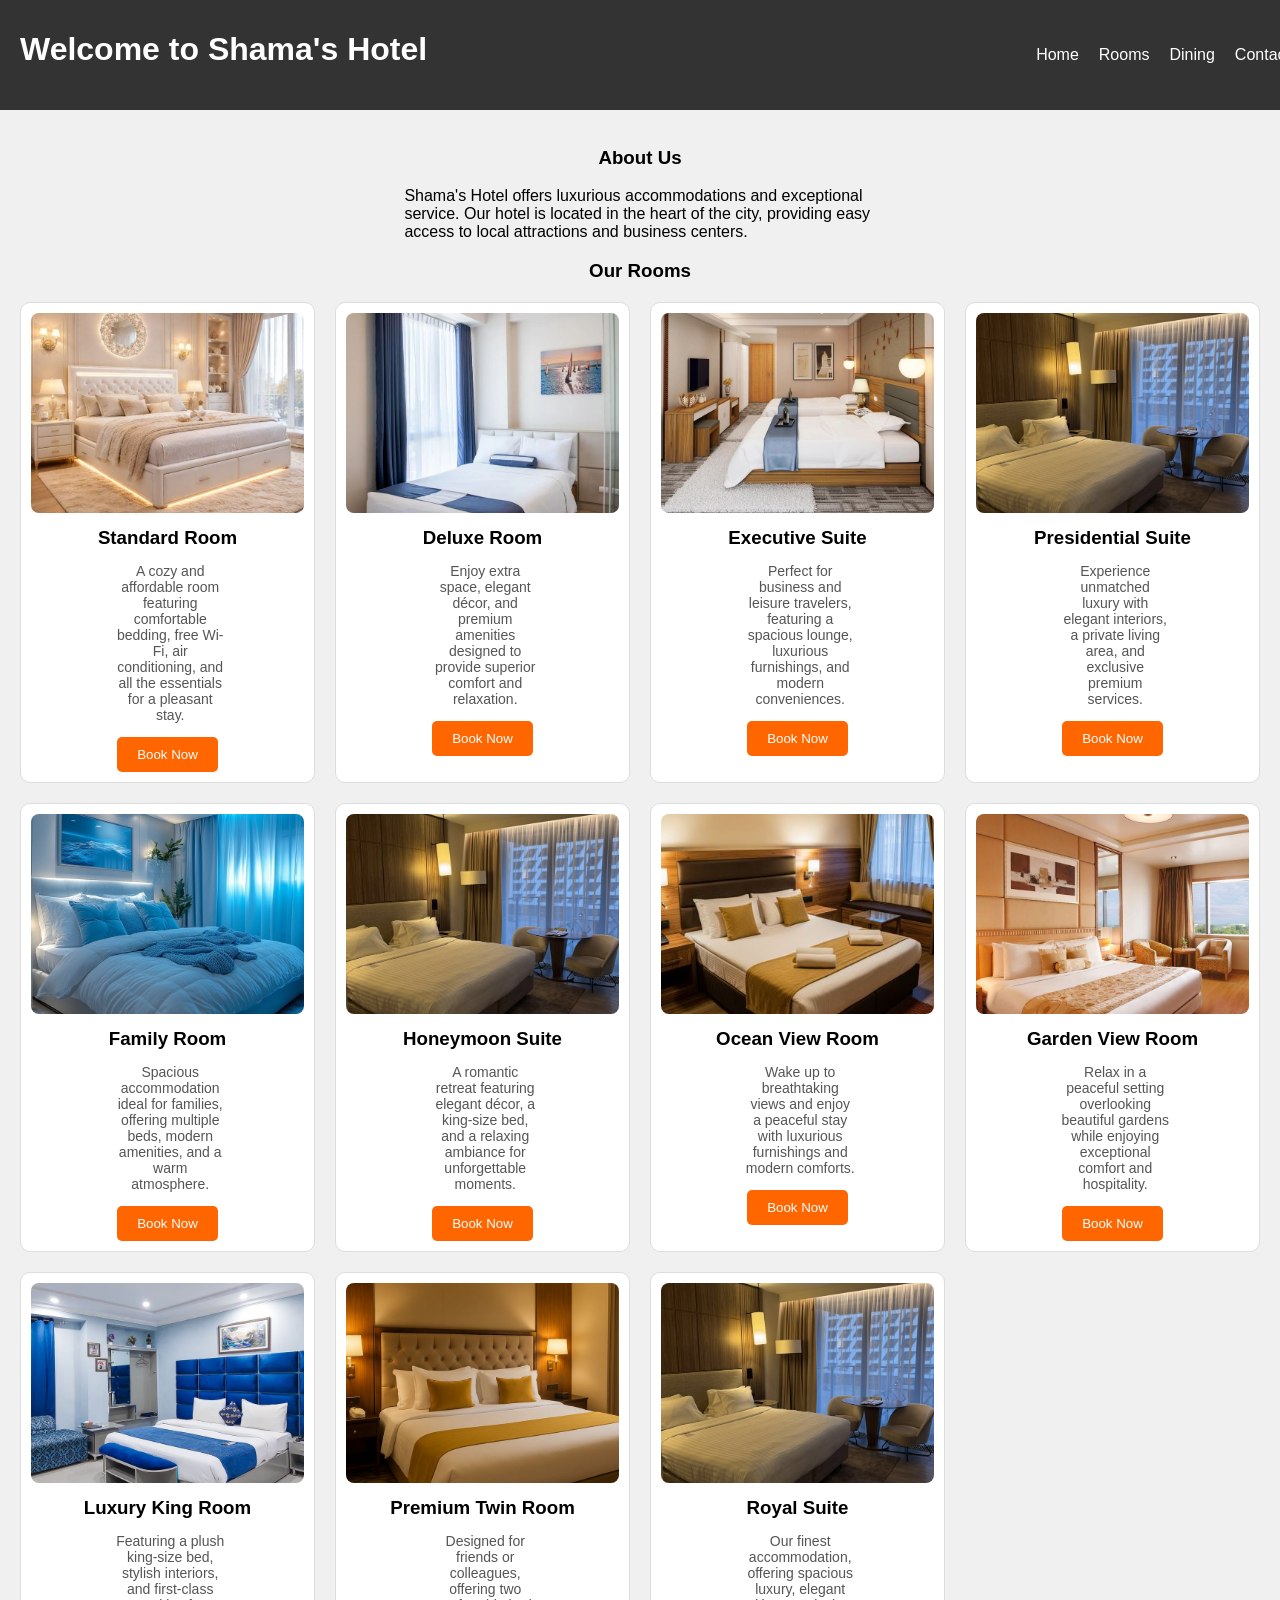
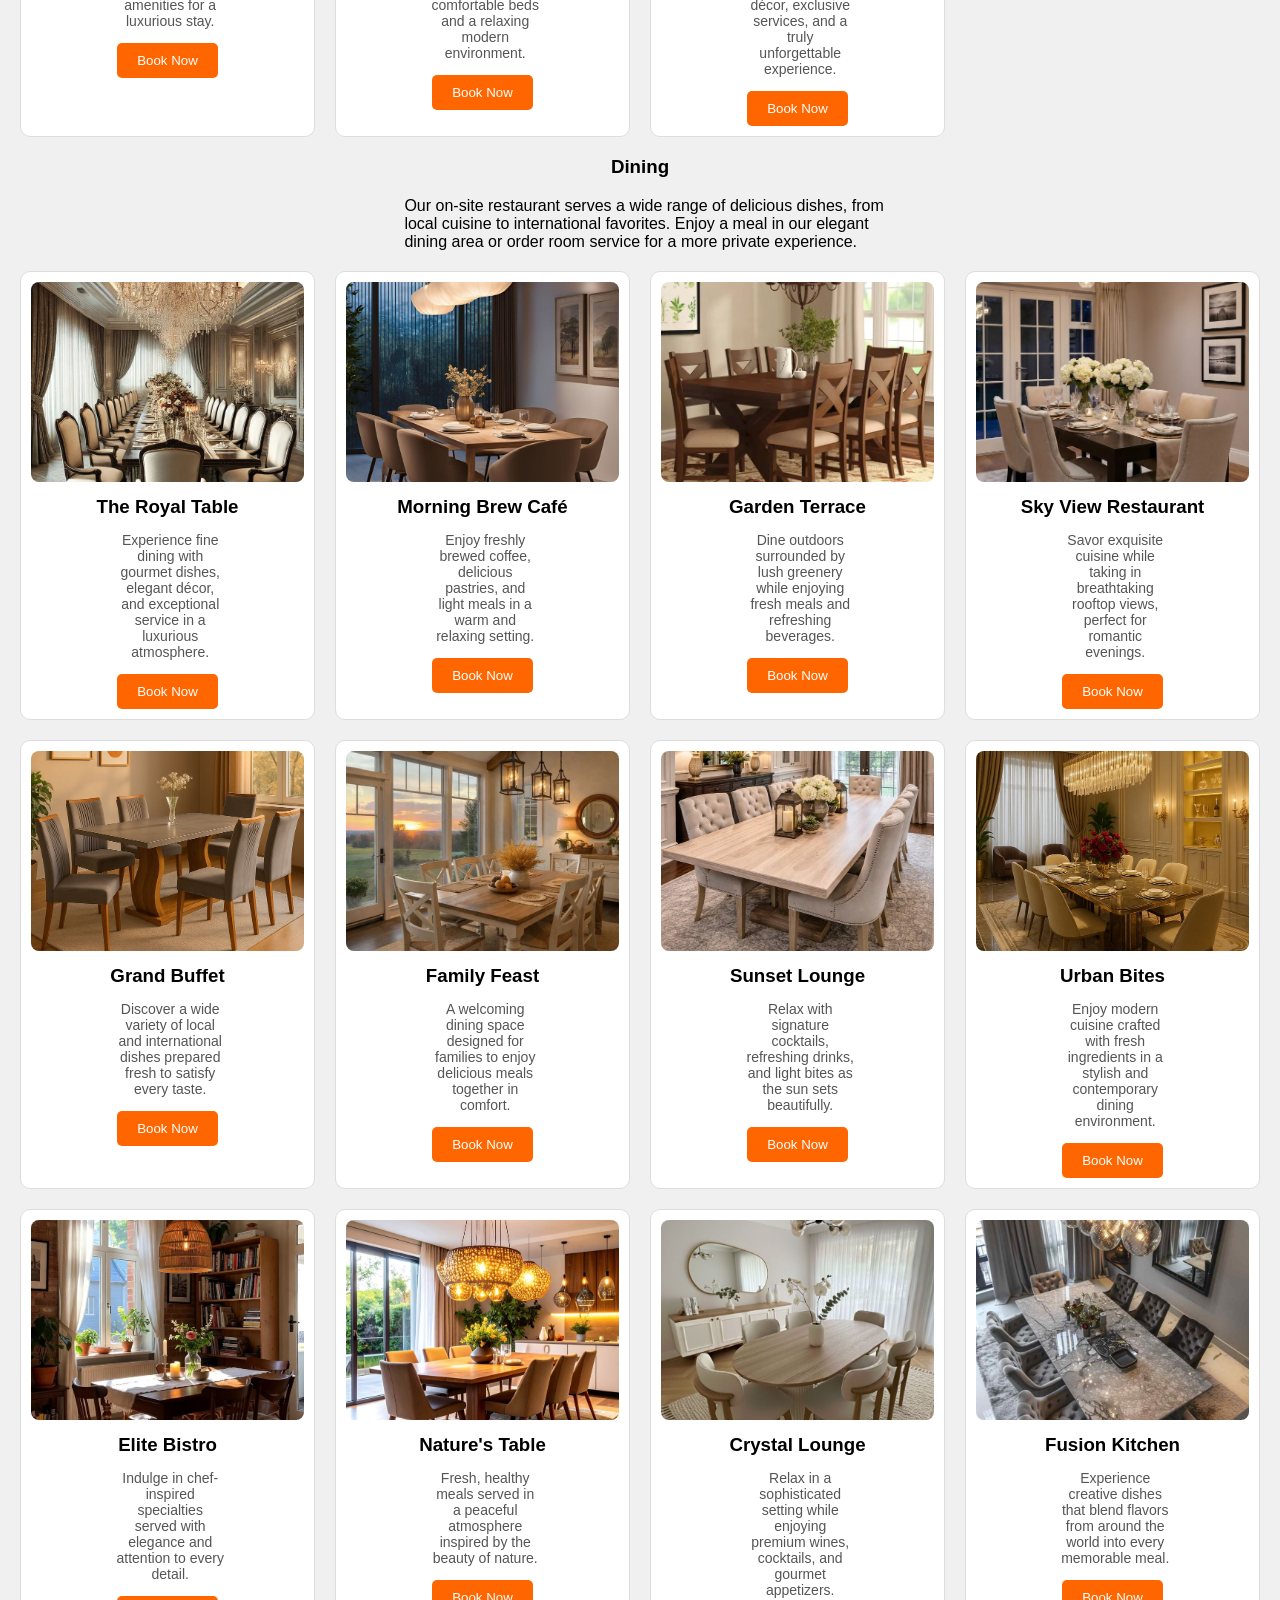
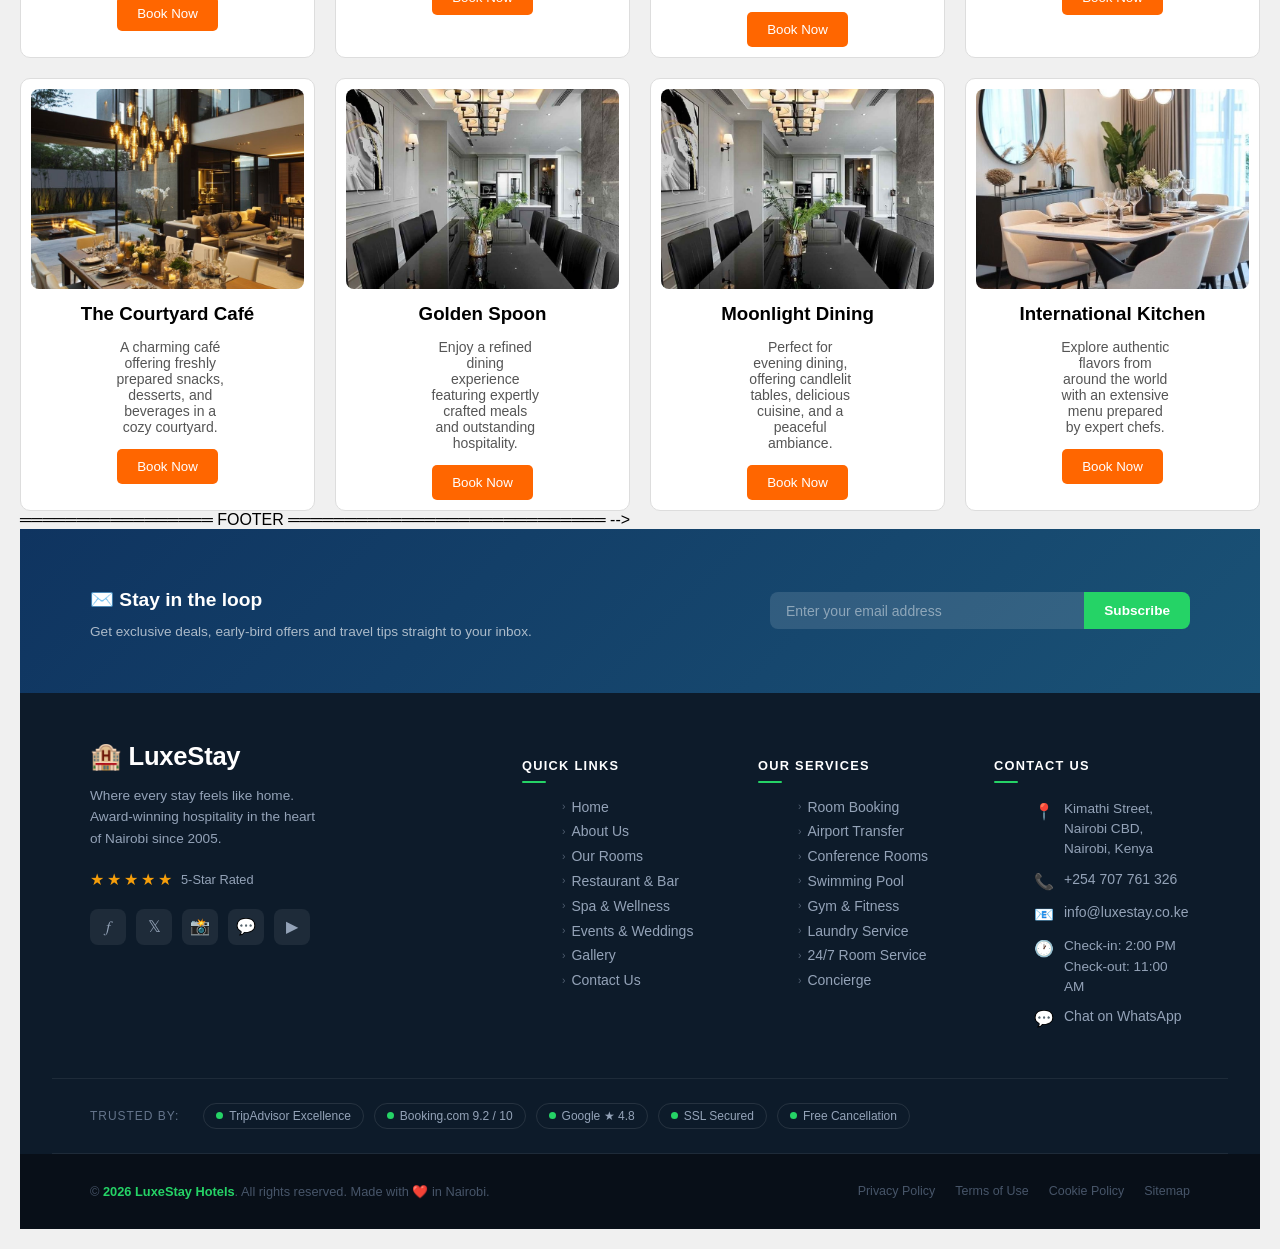
<file: index.html>
<!DOCTYPE html>
<html lang="en">
<head>
    <meta charset="UTF-8">
    <meta name="viewport" content="width=device-width, initial-scale=1.0">
    <title>Shama's Hotel</title>
    <link rel="stylesheet" href="style.css">
    <link rel="stylesheet" href="footer.css">
    <link icon rel="icon" href="assets/hotel photos (1).jpeg" type="image/x-icon">
</head>
<body>
   <header class="header">
    <h1>Welcome to Shama's Hotel</h1>

    <div class="menu-toggle" onclick="toggleMenu()">☰</div>

    <nav class="navbar" id="navbar">
        <ul>
            <li><a href="#home">Home</a></li>
            <li><a href="#rooms">Rooms</a></li>
            <li><a href="#dining">Dining</a></li>
            <li><a href="#contact">Contact</a></li>
        </ul>
    </nav>
</header>
    <br><br><br><br> <br> <br>
    <main>
        <section id="home">
            <article>
                <h1>About Us</h1>
                <p>Shama's Hotel offers luxurious accommodations and exceptional service. Our hotel is located in the heart of the city, providing easy access to local attractions and business centers.</p>
            </article>
        </section>
        <section id="rooms">
            <article>
    <h1>Our Rooms</h1>

    <div class="rooms-grid">

      <!-- Room 1 -->
<div class="room-card">
    <img src="assets/hotel photos (1).jpeg" alt="Standard Room">
    <h3>Standard Room</h3>
    <p>A cozy and affordable room featuring comfortable bedding, free Wi-Fi, air conditioning, and all the essentials for a pleasant stay.</p>
    <button class="book-now">Book Now</button>
</div>

<!-- Room 2 -->
<div class="room-card">
    <img src="assets/hotel photos (2).jpeg" alt="Deluxe Room">
    <h3>Deluxe Room</h3>
    <p>Enjoy extra space, elegant décor, and premium amenities designed to provide superior comfort and relaxation.</p>
    <button class="book-now">Book Now</button>
</div>

<!-- Room 3 -->
<div class="room-card">
    <img src="assets/hotel photos (4).jpeg" alt="Executive Suite">
    <h3>Executive Suite</h3>
    <p>Perfect for business and leisure travelers, featuring a spacious lounge, luxurious furnishings, and modern conveniences.</p>
    <button class="book-now">Book Now</button>
</div>

<!-- Room 4 -->
<div class="room-card">
    <img src="assets/hotel photos (5).jpeg" alt="Presidential Suite">
    <h3>Presidential Suite</h3>
    <p>Experience unmatched luxury with elegant interiors, a private living area, and exclusive premium services.</p>
    <button class="book-now">Book Now</button>
</div>

<!-- Room 5 -->
<div class="room-card">
    <img src="assets/hotel photos (6).jpeg" alt="Family Room">
    <h3>Family Room</h3>
    <p>Spacious accommodation ideal for families, offering multiple beds, modern amenities, and a warm atmosphere.</p>
    <button class="book-now">Book Now</button>
</div>

<!-- Room 6 -->
<div class="room-card">
    <img src="assets/hotel photos (7).jpeg" alt="Honeymoon Suite">
    <h3>Honeymoon Suite</h3>
    <p>A romantic retreat featuring elegant décor, a king-size bed, and a relaxing ambiance for unforgettable moments.</p>
    <button class="book-now">Book Now</button>
</div>

<!-- Room 7 -->
<div class="room-card">
    <img src="assets/hotel photos (8).jpeg" alt="Ocean View Room">
    <h3>Ocean View Room</h3>
    <p>Wake up to breathtaking views and enjoy a peaceful stay with luxurious furnishings and modern comforts.</p>
    <button class="book-now">Book Now</button>
</div>

<!-- Room 8 -->
<div class="room-card">
    <img src="assets/hotel photos (9).jpeg" alt="Garden View Room">
    <h3>Garden View Room</h3>
    <p>Relax in a peaceful setting overlooking beautiful gardens while enjoying exceptional comfort and hospitality.</p>
    <button class="book-now">Book Now</button>
</div>

<!-- Room 9 -->
<div class="room-card">
    <img src="assets/hotel photos (10).jpeg" alt="Luxury King Room">
    <h3>Luxury King Room</h3>
    <p>Featuring a plush king-size bed, stylish interiors, and first-class amenities for a luxurious stay.</p>
    <button class="book-now">Book Now</button>
</div>

<!-- Room 10 -->
<div class="room-card">
    <img src="assets/hotel photos (11).jpeg" alt="Premium Twin Room">
    <h3>Premium Twin Room</h3>
    <p>Designed for friends or colleagues, offering two comfortable beds and a relaxing modern environment.</p>
    <button class="book-now">Book Now</button>
</div>

<!-- Room 11 -->
<div class="room-card">
    <img src="assets/hotel photos (5).jpeg" alt="Royal Suite">
    <h3>Royal Suite</h3>
    <p>Our finest accommodation, offering spacious luxury, elegant décor, exclusive services, and a truly unforgettable experience.</p>
    <button class="book-now">Book Now</button>
</div>

    </div>
</article>
        </section>
        <section id="dining">
            <article>
                <h1>Dining</h1>
                <p>Our on-site restaurant serves
                     a wide range of delicious dishes,
                     from local cuisine to international
                      favorites. Enjoy
                     a meal in our elegant dining area or 
                     order room service for a more private experience.</p>
                     
    <div class="rooms-grid">
        <!-- Dining Room 1 -->
<div class="room-card">
    <img src="assets/dining room (1).jpeg" alt="The Royal Table">
    <h3>The Royal Table</h3>
    <p>Experience fine dining with gourmet dishes, elegant décor, and exceptional service in a luxurious atmosphere.</p>
    <button class="book-now">Book Now</button>
</div>

<!-- Dining Room 2 -->
<div class="room-card">
    <img src="assets/dining room (2).jpeg" alt="Morning Brew Café">
    <h3>Morning Brew Café</h3>
    <p>Enjoy freshly brewed coffee, delicious pastries, and light meals in a warm and relaxing setting.</p>
    <button class="book-now">Book Now</button>
</div>

<!-- Dining Room 3 -->
<div class="room-card">
    <img src="assets/dining room (3).jpeg" alt="Garden Terrace">
    <h3>Garden Terrace</h3>
    <p>Dine outdoors surrounded by lush greenery while enjoying fresh meals and refreshing beverages.</p>
    <button class="book-now">Book Now</button>
</div>

<!-- Dining Room 4 -->
<div class="room-card">
    <img src="assets/dining room (4).jpeg" alt="Sky View Restaurant">
    <h3>Sky View Restaurant</h3>
    <p>Savor exquisite cuisine while taking in breathtaking rooftop views, perfect for romantic evenings.</p>
    <button class="book-now">Book Now</button>
</div>

<!-- Dining Room 5 -->
<div class="room-card">
    <img src="assets/dining room (5).jpeg" alt="Grand Buffet">
    <h3>Grand Buffet</h3>
    <p>Discover a wide variety of local and international dishes prepared fresh to satisfy every taste.</p>
    <button class="book-now">Book Now</button>
</div>

<!-- Dining Room 6 -->
<div class="room-card">
    <img src="assets/dining room (6).jpeg" alt="Family Feast">
    <h3>Family Feast</h3>
    <p>A welcoming dining space designed for families to enjoy delicious meals together in comfort.</p>
    <button class="book-now">Book Now</button>
</div>

<!-- Dining Room 7 -->
<div class="room-card">
    <img src="assets/dining room (7).jpeg" alt="Sunset Lounge">
    <h3>Sunset Lounge</h3>
    <p>Relax with signature cocktails, refreshing drinks, and light bites as the sun sets beautifully.</p>
    <button class="book-now">Book Now</button>
</div>

<!-- Dining Room 8 -->
<div class="room-card">
    <img src="assets/dining room (8).jpeg" alt="Urban Bites">
    <h3>Urban Bites</h3>
    <p>Enjoy modern cuisine crafted with fresh ingredients in a stylish and contemporary dining environment.</p>
    <button class="book-now">Book Now</button>
</div>

<!-- Dining Room 9 -->
<div class="room-card">
    <img src="assets/dining room (9).jpeg" alt="Elite Bistro">
    <h3>Elite Bistro</h3>
    <p>Indulge in chef-inspired specialties served with elegance and attention to every detail.</p>
    <button class="book-now">Book Now</button>
</div>

<!-- Dining Room 10 -->
<div class="room-card">
    <img src="assets/dining room (10).jpeg" alt="Nature's Table">
    <h3>Nature's Table</h3>
    <p>Fresh, healthy meals served in a peaceful atmosphere inspired by the beauty of nature.</p>
    <button class="book-now">Book Now</button>
</div>

<!-- Dining Room 11 -->
<div class="room-card">
    <img src="assets/dining room (11).jpeg" alt="Crystal Lounge">
    <h3>Crystal Lounge</h3>
    <p>Relax in a sophisticated setting while enjoying premium wines, cocktails, and gourmet appetizers.</p>
    <button class="book-now">Book Now</button>
</div>

<!-- Dining Room 12 -->
<div class="room-card">
    <img src="assets/dining room (12).jpeg" alt="Fusion Kitchen">
    <h3>Fusion Kitchen</h3>
    <p>Experience creative dishes that blend flavors from around the world into every memorable meal.</p>
    <button class="book-now">Book Now</button>
</div>

<!-- Dining Room 13 -->
<div class="room-card">
    <img src="assets/dining room (13).jpeg" alt="The Courtyard Café">
    <h3>The Courtyard Café</h3>
    <p>A charming café offering freshly prepared snacks, desserts, and beverages in a cozy courtyard.</p>
    <button class="book-now">Book Now</button>
</div>

<!-- Dining Room 14 -->
<div class="room-card">
    <img src="assets/dining room (14).jpeg" alt="Golden Spoon">
    <h3>Golden Spoon</h3>
    <p>Enjoy a refined dining experience featuring expertly crafted meals and outstanding hospitality.</p>
    <button class="book-now">Book Now</button>
</div>

<!-- Dining Room 15 -->
<div class="room-card">
    <img src="assets/dining room (15).jpeg" alt="Moonlight Dining">
    <h3>Moonlight Dining</h3>
    <p>Perfect for evening dining, offering candlelit tables, delicious cuisine, and a peaceful ambiance.</p>
    <button class="book-now">Book Now</button>
</div>

<!-- Dining Room 16 -->
<div class="room-card">
    <img src="assets/dining room (16).jpeg" alt="International Kitchen">
    <h3>International Kitchen</h3>
    <p>Explore authentic flavors from around the world with an extensive menu prepared by expert chefs.</p>
    <button class="book-now">Book Now</button>
</div>
    </div>

            </article>
        </section> 
    <section>
        ═════════════════ FOOTER ════════════════════════════ -->
  <footer>
 
    <!-- Newsletter Bar -->
    <div class="footer-newsletter">
      <div class="inner">
        <div>
          <h3>✉️ Stay in the loop</h3>
          <p>Get exclusive deals, early-bird offers and travel tips straight to your inbox.</p>
        </div>
        <div class="newsletter-form">
          <input type="email" id="nl-email" placeholder="Enter your email address" />
          <button onclick="subscribeNewsletter()">Subscribe</button>
        </div>
      </div>
    </div>
 
    <!-- Main Grid -->
    <div class="footer-main">
 
      <!-- Brand -->
      <div class="footer-col footer-brand">
        <div class="logo">🏨 LuxeStay</div>
        <p class="tagline">Where every stay feels like home. Award-winning hospitality in the heart of Nairobi since 2005.</p>
        <div class="stars">
          <span>★</span><span>★</span><span>★</span><span>★</span><span>★</span>
          <span class="rating-text">5-Star Rated</span>
        </div>
        <div class="social-links">
          <a href="#" title="Facebook" aria-label="Facebook">𝑓</a>
          <a href="#" title="Twitter / X" aria-label="Twitter">𝕏</a>
          <a href="#" title="Instagram" aria-label="Instagram">📸</a>
          <a href="#" title="WhatsApp" aria-label="WhatsApp" onclick="openWhatsApp(event)">💬</a>
          <a href="#" title="YouTube" aria-label="YouTube">▶</a>
        </div>
      </div>
 
      <!-- Quick Links -->
      <div class="footer-col">
        <h4>Quick Links</h4>
        <ul>
          <li><a href="#"><span class="arrow">›</span> Home</a></li>
          <li><a href="#"><span class="arrow">›</span> About Us</a></li>
          <li><a href="#"><span class="arrow">›</span> Our Rooms</a></li>
          <li><a href="#"><span class="arrow">›</span> Restaurant & Bar</a></li>
          <li><a href="#"><span class="arrow">›</span> Spa & Wellness</a></li>
          <li><a href="#"><span class="arrow">›</span> Events & Weddings</a></li>
          <li><a href="#"><span class="arrow">›</span> Gallery</a></li>
          <li><a href="#"><span class="arrow">›</span> Contact Us</a></li>
        </ul>
      </div>
 
      <!-- Services -->
      <div class="footer-col">
        <h4>Our Services</h4>
        <ul>
          <li><a href="#"><span class="arrow">›</span> Room Booking</a></li>
          <li><a href="#"><span class="arrow">›</span> Airport Transfer</a></li>
          <li><a href="#"><span class="arrow">›</span> Conference Rooms</a></li>
          <li><a href="#"><span class="arrow">›</span> Swimming Pool</a></li>
          <li><a href="#"><span class="arrow">›</span> Gym & Fitness</a></li>
          <li><a href="#"><span class="arrow">›</span> Laundry Service</a></li>
          <li><a href="#"><span class="arrow">›</span> 24/7 Room Service</a></li>
          <li><a href="#"><span class="arrow">›</span> Concierge</a></li>
        </ul>
      </div>
 
      <!-- Contact -->
      <div class="footer-col">
        <h4>Contact Us</h4>
        <ul class="contact-list">
          <li>
            <span class="icon">📍</span>
            <span>Kimathi Street, Nairobi CBD,<br>Nairobi, Kenya</span>
          </li>
          <li>
            <span class="icon">📞</span>
            <a href="tel:+254707761326">+254 707 761 326</a>
          </li>
          <li>
            <span class="icon">📧</span>
            <a href="mailto:info@luxestay.co.ke">info@luxestay.co.ke</a>
          </li>
          <li>
            <span class="icon">🕐</span>
            <span>Check-in: 2:00 PM<br>Check-out: 11:00 AM</span>
          </li>
          <li>
            <span class="icon">💬</span>
            <a href="#" onclick="openWhatsApp(event)">Chat on WhatsApp</a>
          </li>
        </ul>
      </div>
 
    </div>
 
    <hr class="footer-divider" />
 
    <!-- Trust Badges -->
    <div class="footer-badges">
      <span class="badge-label">Trusted by:</span>
      <div class="badge-pills">
        <div class="badge-pill"><span class="dot"></span> TripAdvisor Excellence</div>
        <div class="badge-pill"><span class="dot"></span> Booking.com 9.2 / 10</div>
        <div class="badge-pill"><span class="dot"></span> Google ★ 4.8</div>
        <div class="badge-pill"><span class="dot"></span> SSL Secured</div>
        <div class="badge-pill"><span class="dot"></span> Free Cancellation</div>
      </div>
    </div>
 
    <hr class="footer-divider" />
 
    <!-- Bottom Bar -->
    <div class="footer-bottom">
      <div class="inner">
        <p class="copyright">
          © <span id="year"></span> <span>LuxeStay Hotels</span>. All rights reserved. Made with ❤️ in Nairobi.
        </p>
        <nav class="legal-links" aria-label="Legal">
          <a href="#">Privacy Policy</a>
          <a href="#">Terms of Use</a>
          <a href="#">Cookie Policy</a>
          <a href="#">Sitemap</a>
        </nav>
      </div>
    </div>
 
  </footer>
 
  <!-- Back to top -->
  <button id="back-to-top" aria-label="Back to top" onclick="window.scrollTo({top:0,behavior:'smooth'})">↑</button>
 
  <!-- Newsletter toast -->
  <div id="nl-toast">🎉 You're subscribed!</div>
 


    </section>

    </main> 

 <script src="index.js"></script>
</body>
</html>
</file>
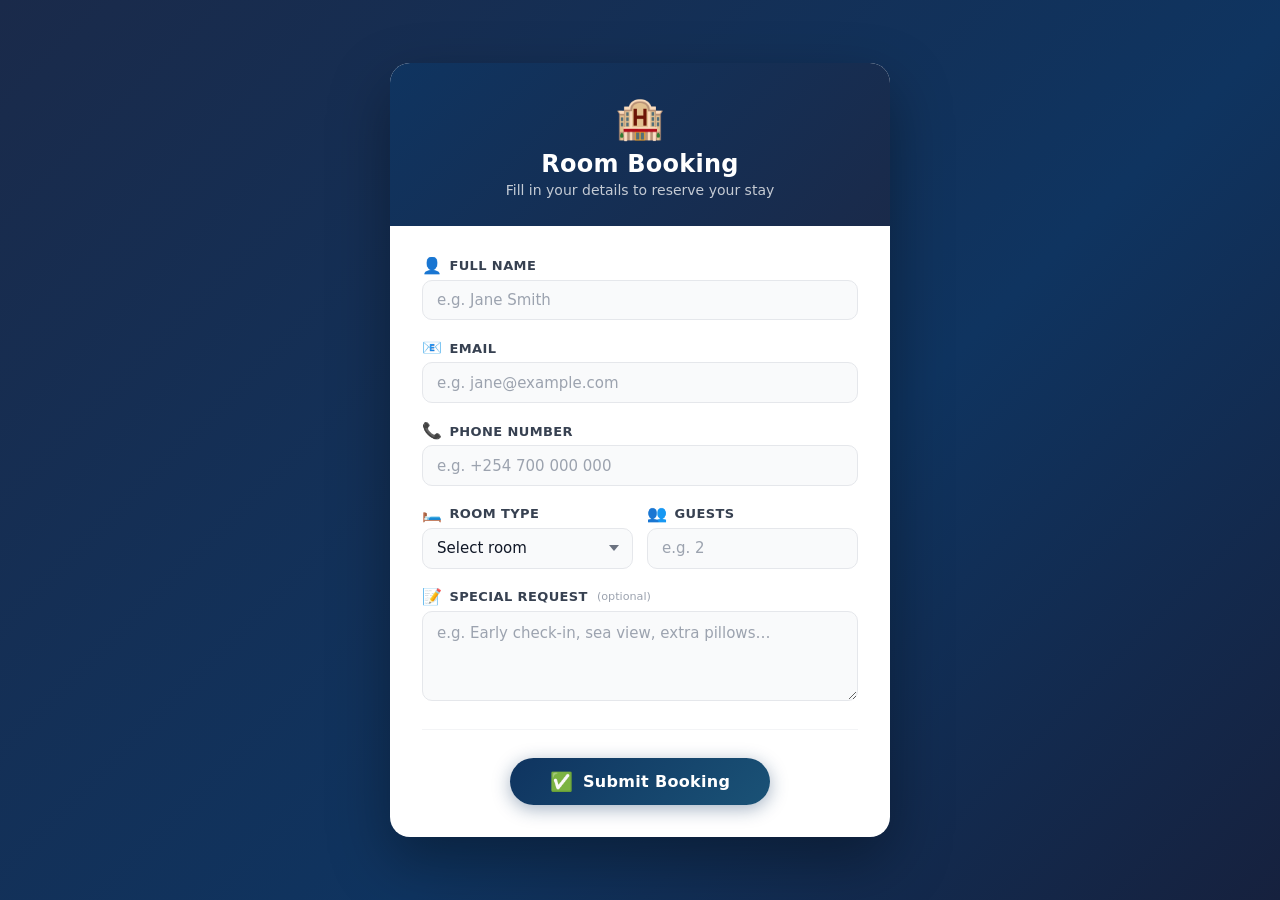
<file: form.html>
<!DOCTYPE html>
<html lang="en">
<head>
  <meta charset="UTF-8" />
  <meta name="viewport" content="width=device-width, initial-scale=1.0" />
  <title>Room Booking Form</title>
  <style>
    *, *::before, *::after { box-sizing: border-box; margin: 0; padding: 0; }
 
    body {
      min-height: 100vh;
      display: flex;
      align-items: center;
      justify-content: center;
      background: linear-gradient(135deg, #1a2a4a 0%, #0f3460 60%, #16213e 100%);
      font-family: 'Segoe UI', system-ui, -apple-system, sans-serif;
      padding: 2rem 1rem;
    }
 
    .card {
      background: #ffffff;
      border-radius: 20px;
      box-shadow: 0 24px 60px rgba(0, 0, 0, 0.35);
      width: 100%;
      max-width: 500px;
      overflow: hidden;
    }
 
    .card-header {
      background: linear-gradient(135deg, #0f3460, #1a2a4a);
      padding: 2rem 2rem 1.75rem;
      text-align: center;
      color: #fff;
    }
 
    .card-header .hotel-icon {
      font-size: 2.5rem;
      margin-bottom: 0.5rem;
    }
 
    .card-header h1 {
      font-size: 1.5rem;
      font-weight: 700;
      letter-spacing: 0.01em;
      margin-bottom: 0.25rem;
    }
 
    .card-header p {
      font-size: 0.875rem;
      opacity: 0.75;
    }
 
    .card-body {
      padding: 2rem;
    }
 
    .field {
      margin-bottom: 1.25rem;
    }
 
    .field label {
      display: flex;
      align-items: center;
      gap: 7px;
      font-size: 0.8125rem;
      font-weight: 600;
      color: #374151;
      margin-bottom: 6px;
      letter-spacing: 0.03em;
      text-transform: uppercase;
    }
 
    .field label .emoji {
      font-size: 1rem;
      line-height: 1;
    }
 
    .field label .optional {
      font-size: 0.7rem;
      font-weight: 400;
      color: #9ca3af;
      text-transform: none;
      letter-spacing: 0;
      margin-left: 2px;
    }
 
    .field input,
    .field select,
    .field textarea {
      width: 100%;
      padding: 0.65rem 0.875rem;
      font-size: 0.9375rem;
      color: #111827;
      background: #f9fafb;
      border: 1.5px solid #e5e7eb;
      border-radius: 10px;
      outline: none;
      font-family: inherit;
      transition: border-color 0.18s, box-shadow 0.18s, background 0.18s;
      appearance: none;
      -webkit-appearance: none;
    }
 
    .field input::placeholder,
    .field textarea::placeholder {
      color: #9ca3af;
    }
 
    .field input:focus,
    .field select:focus,
    .field textarea:focus {
      border-color: #0f3460;
      background: #fff;
      box-shadow: 0 0 0 3px rgba(15, 52, 96, 0.12);
    }
 
    .field input.error,
    .field select.error,
    .field textarea.error {
      border-color: #ef4444;
      box-shadow: 0 0 0 3px rgba(239, 68, 68, 0.1);
    }
 
    .field .error-msg {
      display: none;
      font-size: 0.75rem;
      color: #ef4444;
      margin-top: 4px;
    }
 
    .field .error-msg.visible {
      display: block;
    }
 
    .select-wrap {
      position: relative;
    }
 
    .select-wrap::after {
      content: '';
      position: absolute;
      right: 14px;
      top: 50%;
      transform: translateY(-50%);
      width: 0;
      height: 0;
      border-left: 5px solid transparent;
      border-right: 5px solid transparent;
      border-top: 6px solid #6b7280;
      pointer-events: none;
    }
 
    .select-wrap select {
      padding-right: 2.5rem;
      cursor: pointer;
    }
 
    .field textarea {
      resize: vertical;
      min-height: 90px;
      line-height: 1.55;
    }
 
    .row {
      display: grid;
      grid-template-columns: 1fr 1fr;
      gap: 14px;
    }
 
    .divider {
      border: none;
      border-top: 1px solid #f3f4f6;
      margin: 1.5rem 0 1.75rem;
    }
 
    .submit-wrap {
      display: flex;
      justify-content: center;
    }
 
    .submit-btn {
      display: inline-flex;
      align-items: center;
      gap: 10px;
      padding: 0.8rem 2.5rem;
      font-size: 1rem;
      font-weight: 700;
      color: #fff;
      background: linear-gradient(135deg, #0f3460, #1a5276);
      border: none;
      border-radius: 50px;
      cursor: pointer;
      font-family: inherit;
      letter-spacing: 0.02em;
      box-shadow: 0 4px 18px rgba(15, 52, 96, 0.38);
      transition: transform 0.15s, box-shadow 0.15s, filter 0.15s;
    }
 
    .submit-btn:hover {
      transform: translateY(-2px);
      box-shadow: 0 8px 24px rgba(15, 52, 96, 0.45);
      filter: brightness(1.1);
    }
 
    .submit-btn:active {
      transform: translateY(0) scale(0.97);
      box-shadow: 0 2px 8px rgba(15, 52, 96, 0.3);
    }
 
    .submit-btn .btn-icon {
      font-size: 1.15rem;
    }
 
    .toast {
      display: none;
      margin-top: 1.25rem;
      padding: 0.75rem 1rem;
      background: #ecfdf5;
      border: 1.5px solid #6ee7b7;
      border-radius: 10px;
      color: #065f46;
      font-size: 0.875rem;
      text-align: center;
      font-weight: 500;
    }
 
    @media (max-width: 480px) {
      .row { grid-template-columns: 1fr; gap: 0; }
      .card-body { padding: 1.5rem; }
    }
  </style>
</head>
<body>
 
  <div class="card">
    <div class="card-header">
      <div class="hotel-icon">🏨</div>
      <h1>Room Booking</h1>
      <p>Fill in your details to reserve your stay</p>
    </div>
 
    <div class="card-body">
 
      <!-- Full Name -->
      <div class="field">
        <label><span class="emoji">👤</span> Full Name</label>
        <input type="text" id="full-name" placeholder="e.g. Jane Smith" autocomplete="name" />
        <span class="error-msg" id="err-name">Please enter your full name.</span>
      </div>
 
      <!-- Email -->
      <div class="field">
        <label><span class="emoji">📧</span> Email</label>
        <input type="email" id="email" placeholder="e.g. jane@example.com" autocomplete="email" />
        <span class="error-msg" id="err-email">Please enter a valid email address.</span>
      </div>
 
      <!-- Phone -->
      <div class="field">
        <label><span class="emoji">📞</span> Phone Number</label>
        <input type="tel" id="phone" placeholder="e.g. +254 700 000 000" autocomplete="tel" />
        <span class="error-msg" id="err-phone">Please enter your phone number.</span>
      </div>
 
      <!-- Room Type & Guests -->
      <div class="row">
        <div class="field">
          <label><span class="emoji">🛏️</span> Room Type</label>
          <div class="select-wrap">
            <select id="room-type">
              <option value="" disabled selected>Select room</option>
              <option value="single">Single</option>
              <option value="double">Double</option>
              <option value="twin">Twin</option>
              <option value="suite">Suite</option>
              <option value="deluxe">Deluxe</option>
              <option value="family">Family</option>
            </select>
          </div>
          <span class="error-msg" id="err-room">Please select a room type.</span>
        </div>
 
        <div class="field">
          <label><span class="emoji">👥</span> Guests</label>
          <input type="number" id="guests" placeholder="e.g. 2" min="1" max="10" />
          <span class="error-msg" id="err-guests">Enter number of guests (1–10).</span>
        </div>
      </div>
 
      <!-- Special Request -->
      <div class="field">
        <label>
          <span class="emoji">📝</span> Special Request
          <span class="optional">(optional)</span>
        </label>
        <textarea id="special-request" placeholder="e.g. Early check-in, sea view, extra pillows…"></textarea>
      </div>
 
      <hr class="divider" />
 
      <div class="submit-wrap">
        <button class="submit-btn" onclick="handleSubmit()">
          <span class="btn-icon">✅</span>
          Submit Booking
        </button>
      </div>
 
      <div class="toast" id="toast">
        💬 Redirecting you to WhatsApp to confirm your booking…
      </div>
 
    </div>
  </div>
 
  <script>
    function validateEmail(email) {
      return /^[^\s@]+@[^\s@]+\.[^\s@]+$/.test(email);
    }
 
    function setError(inputId, errorId, show) {
      const input = document.getElementById(inputId);
      const msg   = document.getElementById(errorId);
      if (show) {
        input.classList.add('error');
        msg.classList.add('visible');
      } else {
        input.classList.remove('error');
        msg.classList.remove('visible');
      }
    }
 
    function handleSubmit() {
      const fullName       = document.getElementById('full-name').value.trim();
      const email          = document.getElementById('email').value.trim();
      const phone          = document.getElementById('phone').value.trim();
      const roomType       = document.getElementById('room-type').value;
      const guests         = parseInt(document.getElementById('guests').value, 10);
      const specialRequest = document.getElementById('special-request').value.trim();
 
      let valid = true;
 
      if (!fullName) { setError('full-name', 'err-name', true);  valid = false; }
      else            { setError('full-name', 'err-name', false); }
 
      if (!email || !validateEmail(email)) { setError('email', 'err-email', true);  valid = false; }
      else                                  { setError('email', 'err-email', false); }
 
      if (!phone) { setError('phone', 'err-phone', true);  valid = false; }
      else         { setError('phone', 'err-phone', false); }
 
      if (!roomType) { setError('room-type', 'err-room', true);  valid = false; }
      else            { setError('room-type', 'err-room', false); }
 
      if (!guests || guests < 1 || guests > 10) { setError('guests', 'err-guests', true);  valid = false; }
      else                                        { setError('guests', 'err-guests', false); }
 
      if (!valid) return;
 
      // Build WhatsApp message with all booking details
      const roomLabel = document.getElementById('room-type').options[document.getElementById('room-type').selectedIndex].text;
      const message = 
        `🏨 *New Room Booking Request*\n\n` +
        `👤 *Full Name:* ${fullName}\n` +
        `📧 *Email:* ${email}\n` +
        `📞 *Phone:* ${phone}\n` +
        `🛏️ *Room Type:* ${roomLabel}\n` +
        `👥 *Number of Guests:* ${guests}\n` +
        (specialRequest ? `📝 *Special Request:* ${specialRequest}\n` : '') +
        `\nPlease confirm my booking. Thank you!`;
 
      const waNumber = '254707761326'; // Kenya country code +254, removing leading 0
      const waURL = `https://wa.me/${waNumber}?text=${encodeURIComponent(message)}`;
 
      // Show toast then open WhatsApp
      const toast = document.getElementById('toast');
      toast.style.display = 'block';
      setTimeout(() => { toast.style.display = 'none'; }, 4000);
 
      window.open(waURL, '_blank');
 
      // Reset form
      document.getElementById('full-name').value       = '';
      document.getElementById('email').value           = '';
      document.getElementById('phone').value           = '';
      document.getElementById('room-type').value       = '';
      document.getElementById('guests').value          = '';
      document.getElementById('special-request').value = '';
    }
  </script>
 
</body>
</html>
</file>
<file: style.css>
body{
    background-color: #f0f0f0;
    font-family: Arial, sans-serif;
    margin: 0;
    padding: 20px;
}
header{
    background-color: #333;
    color: white;
    padding: 10px 20px;
    text-align: center;
    display: flex;
    justify-content: space-between;
}
header {
    position:fixed;
    top:0;
    left:0;
    width:100%;
    z-index:1000;
}
.menu-toggle {
    display: none;
    font-size: 30px;
    cursor: pointer;
}

/* MOBILE ONLY */
@media (max-width: 768px) {

    .menu-toggle {
        display: block;
    }

    .navbar {
        display: none;
        width: 100%;
    }

    .navbar.active {
        display: block;
    }

    .navbar ul {
        flex-direction: column;
        gap: 15px;
    }
}
nav ul {
    list-style-type: none;
    padding: 10px;
    display: flex;
    justify-content: center;
    gap: 20px
}
.navbar a{
    background-color: #333;
    color: white;
    padding: 10px 0;
    text-align: center;
    text-decoration: none;
    display: block;
}


.rooms-grid {
    display: grid;
    grid-template-columns: repeat(auto-fit, minmax(250px, 1fr));
    gap: 20px;
    margin-top: 20px;
}

.room-card {
    border: 1px solid #ddd;
    border-radius: 10px;
    overflow: hidden;
    padding: 10px;
    background: #fff;
    text-align: center;
}
.room-card {
    position: relative;
}

.room-card img {
    width: 100%;
    height: 200px;
    object-fit: cover;
    border-radius: 8px;
    transition: transform 0.3s ease;
}

/* trigger animation on hover */
.room-card:hover img {
    animation: spinThenGrow 3s forwards;
    z-index: 10;
}
.room-card img {
    width: 100%;
    height: 200px;
    object-fit: cover;
    border-radius: 8px;
}

/* keyframes: rotate first, then stay bigger */
@keyframes spinThenGrow {
    0% {
        transform: rotate(0deg) scale(1);
    }

    70% {
        transform: rotate(360deg) scale(1);
    }

    100% {
        transform: rotate(360deg) scale(1.1);
    }
}

/* keep hovered card above others */
.room-card:hover {
    transform: scale(1.05);
    z-index: 10;
}
.room-card img {
    width: 100%;
    height: 200px;
    object-fit: cover;
    border-radius: 8px;
}
.room-card img:hover {
    transform: scale(1.05);
    transition: transform 0.3s ease;
}

.room-card h3 {
    margin: 10px 0 5px;
}

.room-card p {
    font-size: 14px;
    color: #555;
   
}
.room-card p{
    max-width: 100%;

}
#rooms h1 {
    text-align: center;
}
#rooms p {
    max-width: 40%;
    text-decoration: dotted;
    margin-left: 31%;
}
#home h1{
    text-align: center;
}
#home p{ 
    max-width: 40% ;
    text-decoration: dotted;
    margin-left: 31%;
}
#dining h1 {
text-align: center;
}
#dining p {
    max-width: 40%;
    text-decoration: dotted;
    margin-left: 31%;
}

.book-now {
    background-color: #ff6600;
    color: white;
    border: none;
    padding: 10px 20px;
    cursor: pointer;
    border-radius: 5px;
    transition: background-color 0.3s ease;
}
</file>
<file: footer.css>
/* ── FOOTER ── */
    footer {
      background: #0d1b2a;
      color: #cbd5e1;
      font-size: 0.9rem;
    }
 
    /* Newsletter bar */
    .footer-newsletter {
      background: linear-gradient(135deg, #0f3460, #1a5276);
      padding: 2.5rem 2rem;
    }
 
    .footer-newsletter .inner {
      max-width: 1100px;
      margin: 0 auto;
      display: flex;
      align-items: center;
      justify-content: space-between;
      gap: 2rem;
      flex-wrap: wrap;
    }
 
    .footer-newsletter h3 {
      font-size: 1.2rem;
      font-weight: 700;
      color: #fff;
      margin-bottom: 0.25rem;
    }
 
    .footer-newsletter p {
      font-size: 0.85rem;
      color: rgba(255,255,255,0.65);
    }
 
    .newsletter-form {
      display: flex;
      gap: 0;
      flex: 1;
      max-width: 420px;
      min-width: 240px;
    }
 
    .newsletter-form input {
      flex: 1;
      padding: 0.65rem 1rem;
      font-size: 0.875rem;
      border: none;
      border-radius: 8px 0 0 8px;
      outline: none;
      background: rgba(255,255,255,0.12);
      color: #fff;
      font-family: inherit;
    }
 
    .newsletter-form input::placeholder { color: rgba(255,255,255,0.45); }
 
    .newsletter-form input:focus { background: rgba(255,255,255,0.2); }
 
    .newsletter-form button {
      padding: 0.65rem 1.25rem;
      background: #25d366;
      color: #fff;
      font-weight: 700;
      font-size: 0.85rem;
      border: none;
      border-radius: 0 8px 8px 0;
      cursor: pointer;
      font-family: inherit;
      white-space: nowrap;
      transition: background 0.18s;
    }
 
    .newsletter-form button:hover { background: #1ebe5a; }
 
    /* Main footer grid */
    .footer-main {
      max-width: 1100px;
      margin: 0 auto;
      padding: 3rem 2rem 2rem;
      display: grid;
      grid-template-columns: 2fr 1fr 1fr 1fr;
      gap: 2.5rem;
    }
 
    /* Brand column */
    .footer-brand .logo {
      font-size: 1.6rem;
      font-weight: 800;
      color: #fff;
      letter-spacing: -0.01em;
      margin-bottom: 0.75rem;
      display: flex;
      align-items: center;
      gap: 8px;
    }
 
    .footer-brand .tagline {
      font-size: 0.85rem;
      color: #94a3b8;
      line-height: 1.6;
      margin-bottom: 1.25rem;
      max-width: 240px;
    }
 
    /* Star rating */
    .stars {
      display: flex;
      gap: 3px;
      margin-bottom: 1.25rem;
    }
 
    .stars span {
      color: #f59e0b;
      font-size: 1rem;
    }
 
    .stars .rating-text {
      color: #94a3b8;
      font-size: 0.8rem;
      margin-left: 6px;
      align-self: center;
    }
 
    /* Social icons */
    .social-links {
      display: flex;
      gap: 10px;
    }
 
    .social-links a {
      width: 36px;
      height: 36px;
      border-radius: 8px;
      background: rgba(255,255,255,0.07);
      display: flex;
      align-items: center;
      justify-content: center;
      color: #94a3b8;
      text-decoration: none;
      font-size: 1rem;
      transition: background 0.18s, color 0.18s, transform 0.15s;
    }
 
    .social-links a:hover {
      background: #0f3460;
      color: #fff;
      transform: translateY(-2px);
    }
 
    /* Column headings */
    .footer-col h4 {
      font-size: 0.8rem;
      font-weight: 700;
      color: #fff;
      text-transform: uppercase;
      letter-spacing: 0.1em;
      margin-bottom: 1rem;
      position: relative;
      padding-bottom: 0.6rem;
    }
 
    .footer-col h4::after {
      content: '';
      position: absolute;
      left: 0;
      bottom: 0;
      width: 24px;
      height: 2px;
      background: #25d366;
      border-radius: 2px;
    }
 
    .footer-col ul {
      list-style: none;
      display: flex;
      flex-direction: column;
      gap: 0.55rem;
    }
 
    .footer-col ul li a {
      color: #94a3b8;
      text-decoration: none;
      font-size: 0.875rem;
      display: flex;
      align-items: center;
      gap: 6px;
      transition: color 0.15s, padding-left 0.15s;
    }
 
    .footer-col ul li a:hover {
      color: #25d366;
      padding-left: 4px;
    }
 
    .footer-col ul li a .arrow {
      font-size: 0.65rem;
      opacity: 0.5;
    }
 
    /* Contact details */
    .contact-list {
      list-style: none;
      display: flex;
      flex-direction: column;
      gap: 0.75rem;
    }
 
    .contact-list li {
      display: flex;
      align-items: flex-start;
      gap: 10px;
      font-size: 0.85rem;
      color: #94a3b8;
      line-height: 1.5;
    }
 
    .contact-list li .icon {
      font-size: 1rem;
      margin-top: 1px;
      flex-shrink: 0;
    }
 
    .contact-list li a {
      color: #94a3b8;
      text-decoration: none;
      transition: color 0.15s;
    }
 
    .contact-list li a:hover { color: #25d366; }
 
    /* Divider */
    .footer-divider {
      border: none;
      border-top: 1px solid rgba(255,255,255,0.07);
      margin: 0 2rem;
    }
 
    /* Awards / trust badges */
    .footer-badges {
      max-width: 1100px;
      margin: 0 auto;
      padding: 1.5rem 2rem;
      display: flex;
      align-items: center;
      gap: 1.5rem;
      flex-wrap: wrap;
    }
 
    .footer-badges .badge-label {
      font-size: 0.75rem;
      color: #64748b;
      text-transform: uppercase;
      letter-spacing: 0.08em;
      white-space: nowrap;
    }
 
    .badge-pills {
      display: flex;
      gap: 10px;
      flex-wrap: wrap;
    }
 
    .badge-pill {
      display: flex;
      align-items: center;
      gap: 6px;
      padding: 5px 12px;
      border: 1px solid rgba(255,255,255,0.1);
      border-radius: 50px;
      font-size: 0.75rem;
      color: #94a3b8;
    }
 
    .badge-pill .dot {
      width: 7px;
      height: 7px;
      border-radius: 50%;
      background: #25d366;
      flex-shrink: 0;
    }
 
    /* Bottom bar */
    .footer-bottom {
      background: #080f18;
      padding: 1.1rem 2rem;
    }
 
    .footer-bottom .inner {
      max-width: 1100px;
      margin: 0 auto;
      display: flex;
      align-items: center;
      justify-content: space-between;
      flex-wrap: wrap;
      gap: 0.75rem;
    }
 
    .footer-bottom .copyright {
      font-size: 0.8rem;
      color: #475569;
    }
 
    .footer-bottom .copyright span {
      color: #25d366;
      font-weight: 600;
    }
 
    .footer-bottom .legal-links {
      display: flex;
      gap: 1.25rem;
    }
 
    .footer-bottom .legal-links a {
      font-size: 0.78rem;
      color: #475569;
      text-decoration: none;
      transition: color 0.15s;
    }
 
    .footer-bottom .legal-links a:hover { color: #94a3b8; }
 
    /* Back to top button */
    #back-to-top {
      position: fixed;
      bottom: 2rem;
      right: 2rem;
      width: 44px;
      height: 44px;
      background: #0f3460;
      border: none;
      border-radius: 50%;
      color: #fff;
      font-size: 1.2rem;
      cursor: pointer;
      box-shadow: 0 4px 14px rgba(0,0,0,0.35);
      display: none;
      align-items: center;
      justify-content: center;
      transition: background 0.18s, transform 0.15s;
      z-index: 999;
    }
 
    #back-to-top:hover { background: #25d366; transform: translateY(-2px); }
    #back-to-top.visible { display: flex; }
 
    /* Toast */
    #nl-toast {
      position: fixed;
      bottom: 2rem;
      left: 50%;
      transform: translateX(-50%) translateY(20px);
      background: #25d366;
      color: #fff;
      font-size: 0.875rem;
      font-weight: 600;
      padding: 0.65rem 1.5rem;
      border-radius: 50px;
      opacity: 0;
      pointer-events: none;
      transition: opacity 0.3s, transform 0.3s;
      white-space: nowrap;
      z-index: 1000;
    }
 
    #nl-toast.show {
      opacity: 1;
      transform: translateX(-50%) translateY(0);
    }
 
    /* Responsive */
    @media (max-width: 900px) {
      .footer-main { grid-template-columns: 1fr 1fr; }
    }
 
    @media (max-width: 560px) {
      .footer-main { grid-template-columns: 1fr; gap: 2rem; }
      .footer-newsletter .inner { flex-direction: column; align-items: flex-start; }
      .newsletter-form { max-width: 100%; width: 100%; }
      .footer-bottom .inner { flex-direction: column; align-items: center; text-align: center; }
      .footer-badges { justify-content: center; }
    }
</file>
